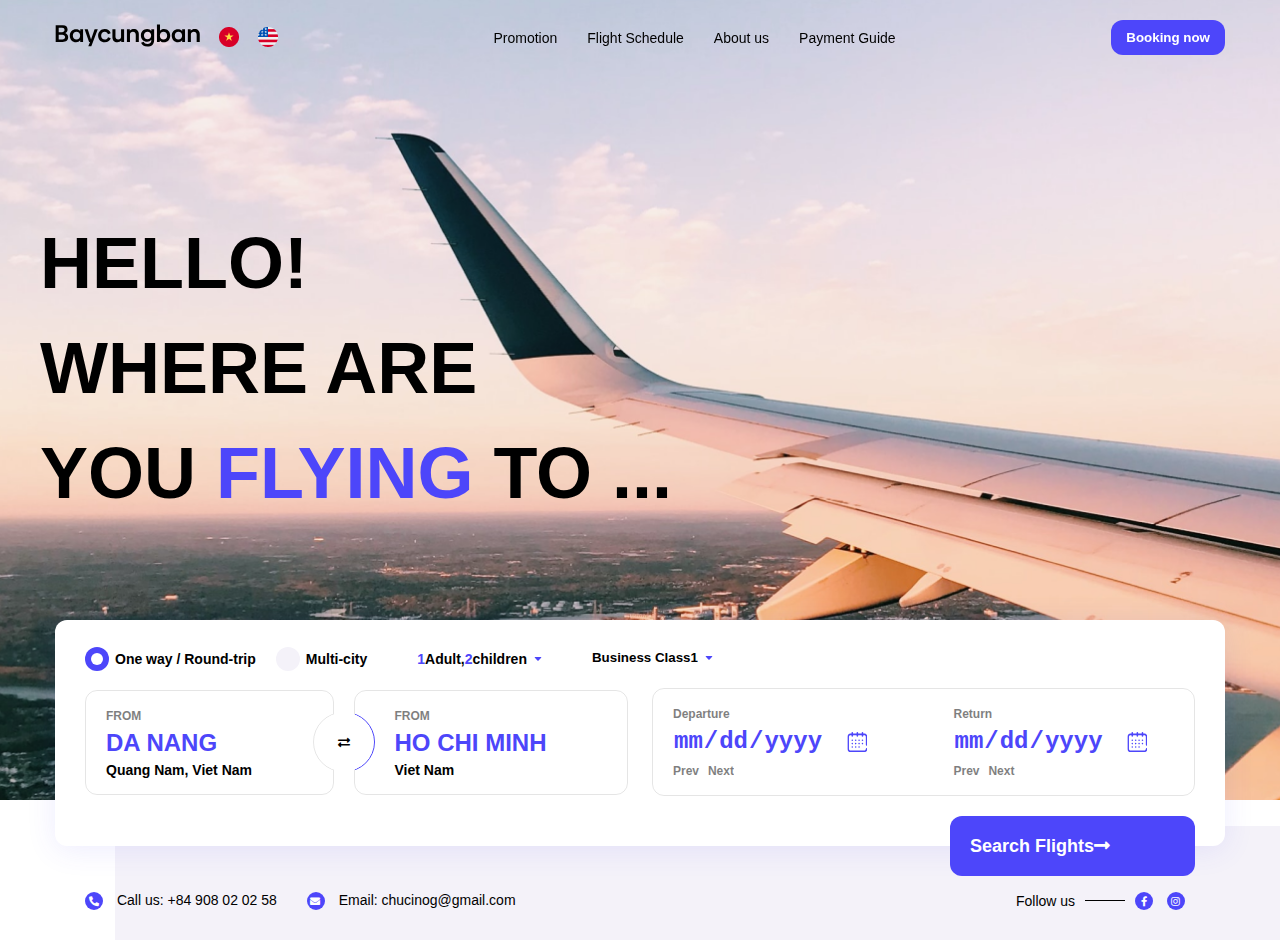
<file: index.html>
<!DOCTYPE html>
<html lang="en">
<head>
    <meta charset="UTF-8">
    <meta http-equiv="X-UA-Compatible" content="IE=edge">
    <meta name="viewport" content="width=device-width, initial-scale=1.0">
    <link rel="stylesheet" href="./assets/scss/style2.css">
    <link rel="stylesheet" type="text/css" href="./assets/fontawasome/css/all.min.css">
    <title>Flight</title>
</head>

<body >

    <div class="section-header">
        <!-- HEADER : START -->
        <header class="menu__content" id="menu">
            <div class="container">
                <nav class="navbar">
                    <div class="navber__logo">
                        <a href="#" class="logo__link">
                            <img class="logo__image" src="./assets/images/header/baycungban.svg" alt="">
                        </a>
                        <a href="#" class="logo__link">
                            <img class="logo__image" src="./assets/images/header/02.png" alt="">
                        </a>
                        <a href="#" class="logo__link">
                            <img class="logo__image" src="./assets/images/header/01.png" alt="">
                        </a>
                    </div>
                    <div class="navbar__collapse">
                        <ul class="navbar__list">
                            <li class="nav-item">
                                <a class="nav-link" href="/promotion.html">Promotion</a>
                            </li>
                            <li class="nav-item">
                                <a class="nav-link active" href="/list.html">Flight Schedule</a>
                            </li>
                            <li class="nav-item">
                                <a class="nav-link" href="/about">About us</a>
                            </li>
                            <li class="nav-item">
                                <a class="nav-link" href="/payment">Payment Guide</a>
                            </li>
                        </ul>
                    </div>
                    <div class="navbar__button">
                        <button class="button__book">Booking now</button>
                    </div>
                    <button class="button__menu">
                        <i class="fas fa-bars"></i>
                    </button>
                </nav>
            </div>
        </header>
        <!-- HEADER : END -->

        <!-- BANNER : START -->
        <section class="section-banner">
            <div class="container h-100">
                <div class="banner__text">
                    <h1 class="banner__title">
                        Hello! <br />
                        Where are <br />
                        you <span>flying</span> to ...
                    </h1>
                </div>
            </div>
        </section>
        <!-- BANNER : END -->
    </div>

    <!-- SEARCH : START -->
    <section class="section-search">
        <div class="container">
            <div class="search__wraper">
                <form action="post" class="search__form" id="search__form">
                    <div class="search__top">
                        <div class="search__select">
                            <label for="one-way__round-trip" class="box__radio">One way / Round-trip
                                <input checked type="radio" id="one-way__round-trip" name="type__ticket" value="one-way__round-trip">
                                <span class="checkmark"></span>
                            </label>
                            <label for="multi-city" class="box__radio">Multi-city
                                <input type="radio" id="multi-city" name="type__ticket" value="multi-city">
                                <span class="checkmark"></span>
                            </label>
                        </div>
                        <div class="search__room">
                            <p><span class="adult"></span>Adult, </p>
                            <p><span class="children"></span>children</p>
                            <div class="room__collapse">
                                <label for="input-adult">Adult</label>
                                <input type="number" id="input-adult" min="0"/>
                                <br />
                                <label for="input-children">Children</label>
                                <input type="number" id="input-children" min="0"/>
                            </div>
                        </div>
                        <select class="search__classification" name="search__classification" id="search__classification" value="2">
                            <option value="1">Business Class</option>
                            <option value="2" selected >Business Class1</option>
                            <option value="3">Business Class2</option>
                        </select>
                    </div>
                    <div class="search__bottom">
                        <div class="row">
                            <div class="col c-12 l-6">
                                <div class="search__position">
                                    <div class="box__position search__from">
                                        <span>FROM</span>
                                        <h2 class="from__title">Da Nang</h2>
                                        <p>Quang Nam, Viet Nam</p>
                                    </div>
                                    <span class="icon-change">
                                        <i class="fas fa-exchange-alt"></i>
                                    </span>
                                    <div class="box__position search__to">
                                        <span>FROM</span>
                                        <h2 class="from__title">Ho Chi Minh</h2>
                                        <p>Viet Nam</p>
                                    </div>
                                </div>
                            </div>
                            <div class="col c-12 l-6">
                                <div class="search__date">
                                    <div class="date search__departure">
                                        <span>Departure</span>
                                        <br />
                                        <input type="date" id="date"  class="form__search-date"/>
                                        <br />
                                        <div class="sear__forward">
                                            <span>Prev</span>
                                            <span>Next</span>
                                        </div>
                                    </div>
                                    <div class="date search__return">
                                        <span>Return</span>
                                        <br />
                                        <input type="date" id="date"  class="form__search-date"/>
                                        <br />
                                        <div class="search__forward">
                                            <span>Prev</span>
                                            <span>Next</span>
                                        </div>
                                    </div>
                                </div>
                            </div>
                        </div>
                    </div>
                    <button id="btn__search" class="btn__search" type="button" >
                        <a href="/list.html">
                            <span>Search Flights</span><i class="fas fa-long-arrow-alt-right"></i>
                        </a>
                    </button>
                </form>
            </div>
        </div>
    </section>
    <!-- SEARCh : END -->

    <!-- FOOTER : START -->
    <section class="section-footer" id="footer">
        <div class="container">
            <div class="footer__wraper">
                <div class="footer__contact">
                    <ul class="contact__list">
                        <li class="contact-item">
                            <span><i class="footer__icon fas fa-phone-alt"></i></span>
                            Call us: +84 908 02 02 58
                        </li>
                        <li class="contact-item">
                            <span><i class="footer__icon fas fa-envelope"></i></span>
                            Email: chucinog@gmail.com
                        </li>
                    </ul>
                </div>
                <div class="footer__social">
                    <ul class="social__list">
                        <li>
                            <span>Follow us</span>
                        </li>
                        <li class="line"></li>
                        <li>
                            <span><i class="footer__icon fab fa-facebook-f"></i></span>
                            <span><i class="footer__icon fab fa-instagram"></i></span>
                        </li>
                    </ul>
                </div>
            </div>
        </div>
    </section>
    <!-- FOOTER : END -->
</body>

<script src="./assets/js/script.js?r=9"></script>

</html>
</file>
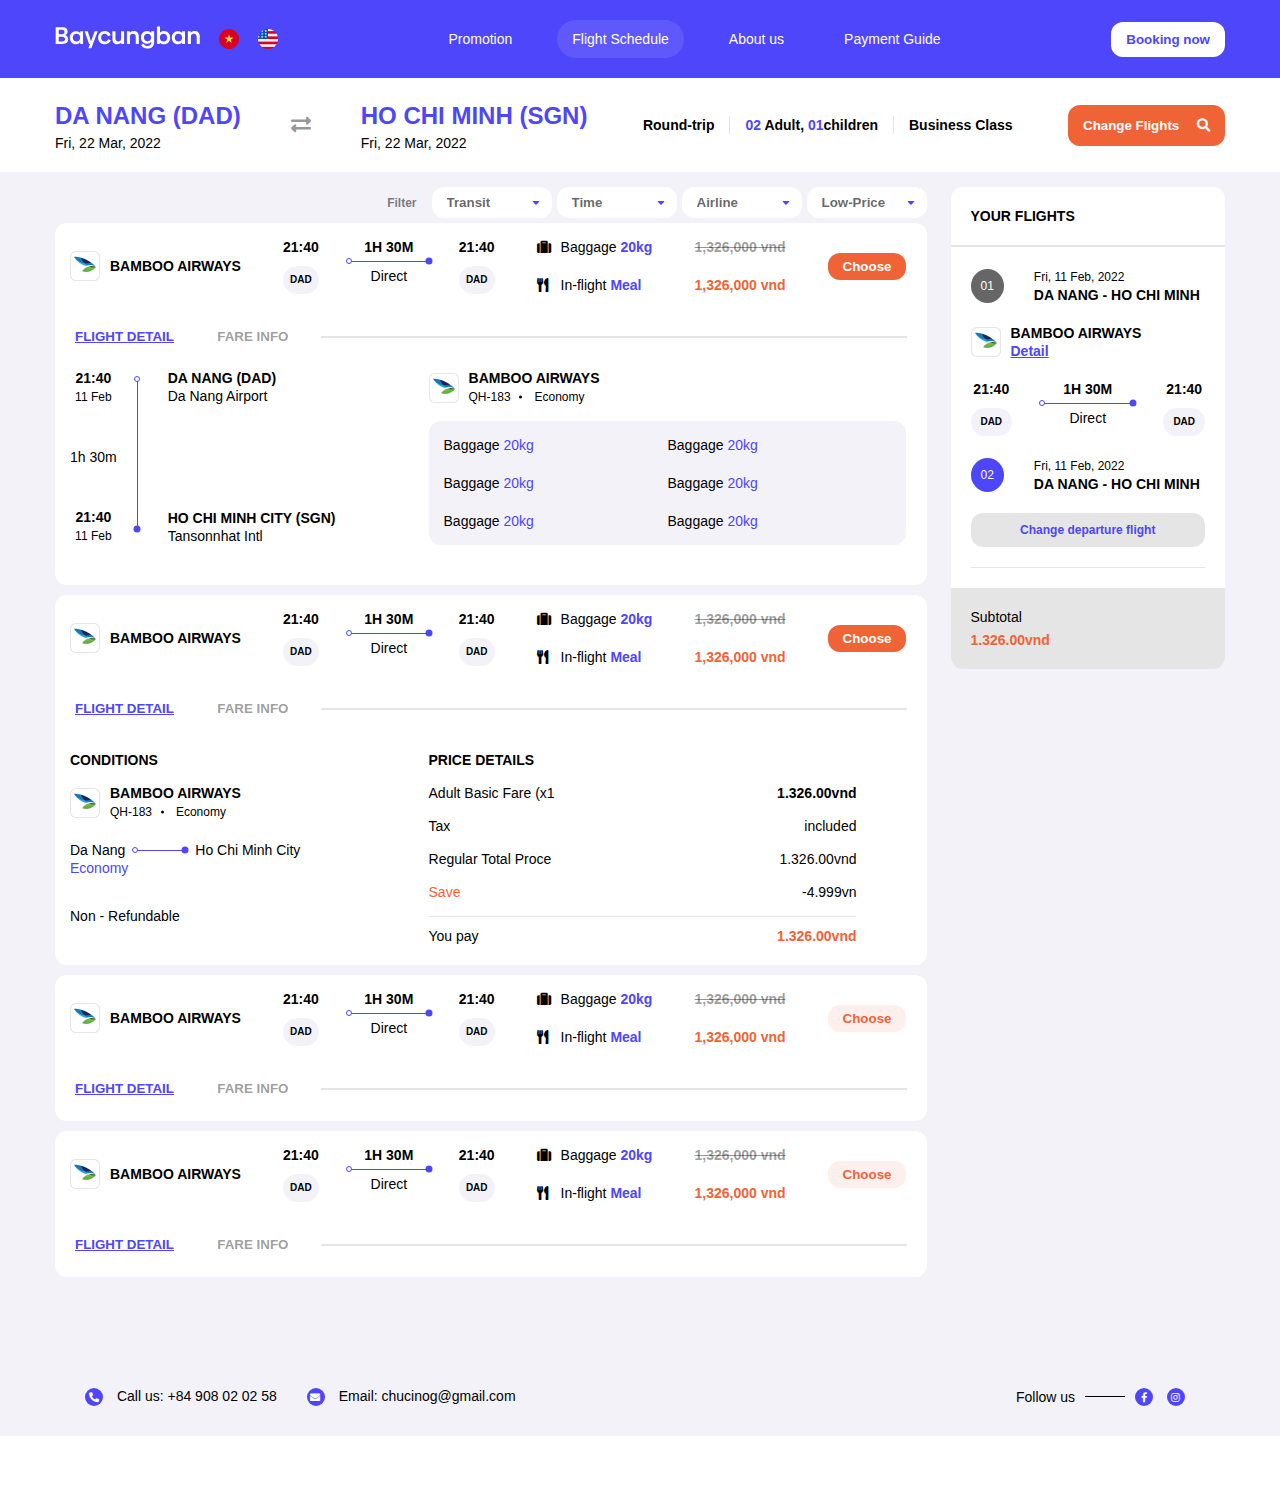
<file: list.html>
<!DOCTYPE html>
<html lang="en">
<head>
    <meta charset="UTF-8">
    <meta http-equiv="X-UA-Compatible" content="IE=edge">
    <meta name="viewport" content="width=device-width, initial-scale=1.0">
    <link rel="stylesheet" href="./assets/scss/style2.css">
    <link rel="stylesheet" type="text/css" href="./assets/fontawasome/css/all.min.css">
    <title>Flight</title>
</head>

<body>

    <div class="section-header page-list">
        <!-- HEADER : START -->
        <header class="menu__content" id="menu">
            <div class="container">
                <nav class="navbar">
                    <div class="navber__logo">
                        <a href="#" class="logo__link">
                            <img class="logo__image" src="./assets/images/header/baycungban2.svg" alt="" />
                        </a>
                        <a href="#" class="logo__link">
                            <img class="logo__image" src="./assets/images/header/02.png" alt="" />
                        </a>
                        <a href="#" class="logo__link">
                            <img class="logo__image" src="./assets/images/header/01.png" alt="" />
                        </a>
                    </div>
                    <div class="navbar__collapse">
                        <ul class="navbar__list">
                            <li class="nav-item">
                                <a class="nav-link" href="/promotion">Promotion</a>
                            </li>
                            <li class="nav-item">
                                <a class="nav-link active" href="/list">Flight Schedule</a>
                            </li>
                            <li class="nav-item">
                                <a class="nav-link" href="/about">About us</a>
                            </li>
                            <li class="nav-item">
                                <a class="nav-link" href="/payment">Payment Guide</a>
                            </li>
                        </ul>
                    </div>
                    <div class="navbar__button">
                        <button class="button__book">Booking now</button>
                    </div>
                    <button class="button__menu">
                        <i class="fas fa-bars"></i>
                    </button>
                </nav>
            </div>
        </header>
        <!-- HEADER : END -->
    </div>

    <!-- SEARCH_PAGE-LIST : START -->
    <section class="section__pl-search">
        <div class="container">
            <div class="pl-search__wraper">
                <div class="pl-search__position">
                    <div class="pl-search-box__position pl-search__from">
                        <h2 class="from__title">Da Nang (DAD)</h2>
                        <p>Fri, 22 Mar, 2022</p>
                    </div>
                    <span class="icon-change">
                        <i class="fas fa-exchange-alt"></i>
                    </span>
                    <div class="pl-search-box__position pl-search__to">
                        <h2 class="from__title">Ho Chi Minh (SGN)</h2>
                        <p>Fri, 22 Mar, 2022</p>
                    </div>
                </div>
                <div class="pl-search__select">
                    <p>Round-trip</p>
                    <p><span>02</span> Adult, <span>01</span>children</p>
                    <p>Business Class</p>
                </div>
                <button type="button" class="pl-search__button">
                    <span>Change Flights</span>
                    <i class="fas fa-search"></i>
                </button>
            </div>
        </div>
    </section>
    <!-- SEARCH_PAGE-LIST : END -->

    <!-- CONTENT : START-->
    <section class="pl__content">
        <div class="container">
            <div class="row">
                <div class="col l-9">
                    <div class="content__main">
                        <div class="control__wraper">
                            <span>Filter</span>
                            <select class="control__select"  name="transit" id="transit">
                                <option value="1">Transit</option>
                                <option value="2">transit 2</option>
                                <option value="3">transit 3</option>
                            </select>
                            <select class="control__select"  name="time" id="time">
                                <option value="1">Time</option>
                                <option value="2">transit 2</option>
                                <option value="3">transit 3</option>
                            </select>
                            <select class="control__select"  name="airline" id="airline">
                                <option value="1">Airline</option>
                                <option value="2">transit 2</option>
                                <option value="3">transit 3</option>
                            </select>
                            <select class="control__select" name="low-price" id="low-price">
                                <option value="1">Low-Price</option>
                                <option value="2">transit 2</option>
                                <option value="3">transit 3</option>
                            </select>
                        </div>
                        <div class="flight__list">
                            <div class="flight flight--1">
                                <div class="flight__top">
                                    <div class="flight__company">
                                        <a href="#" class="company-link">
                                            <img src="./assets/images/flight/01.png" alt="" />
                                            <h3>Bamboo Airways</h3>
                                        </a>
                                    </div>
                                    <div class="flight__time">
                                        <div class="time">
                                            <h4>21:40</h4>
                                            <p>DAD</p>
                                        </div>
                                        <div class="time__duration">
                                            <h4>1h 30m</h4>
                                            <p class="duration-line"></p>
                                            <p>Direct</p>
                                        </div>
                                        <div class="time">
                                            <h4>21:40</h4>
                                            <p>DAD</p>
                                        </div>
                                    </div>
                                    <div class="flight__necessary">
                                        <div class="necessary-baggage">
                                            <i class="fas fa-suitcase"></i>
                                            <span>Baggage <strong>20kg</strong></span>
                                        </div>
                                        <div class="necessary-checkin">
                                            <i class="fas fa-utensils"></i>
                                            <span>In-flight <strong>Meal</strong> </span>
                                        </div>
                                    </div>  
                                    <div class="flight__pricec">
                                        <del>1,326,000 vnd</del>
                                        <ins>1,326,000 vnd</ins>
                                    </div>
                                    <div class="flight__btn-choose">
                                        <button type="button" class="btn-choose active">Choose</button>                
                                    </div>
                                </div>
                                <div class="flight__btn-togger">
                                    <button type="button" id="flight-detail" class="flight-detail btn__detail--1 active">Flight detail</button>
                                    <button type="button" id="flight-info" class="fare-info btn__info--1">Fare info</button>
                                </div>
                                <div class="flight__collapse-detail flight__collapse-detail--1" >
                                    <div class="row">
                                        <div class="col c-12 l-5">
                                            <div class="detail__time">
                                                <div class="time">
                                                    <div class="time__from">
                                                        <h3 class="from__title">21:40</h3>
                                                        <span class="from__date">11 Feb</span>
                                                    </div>
                                                    <div class="duration">1h 30m</div>
                                                    <div class="block">
                                                        <h3 class="from__title">21:40</h3>
                                                        <span class="from__date">11 Feb</span>
                                                    </div>
                                                </div>
                                                <div class="duration__line-straight"></div>
                                                <div class="detail__position">
                                                    <div class="position__block">
                                                        <h3 class="position-titile">Da nang (DAD)</h3>
                                                        <span>Da Nang Airport</span>
                                                    </div>
                                                    <div class="position__block">
                                                        <h3 class="position-titile">Ho Chi Minh City (SGN)</h3>
                                                        <span>Tansonnhat Intl</span>
                                                    </div>
                                                </div>
                                            </div>
                                        </div>
                                        <div class="col c-12 l-7">
                                            <div class="flight__company">
                                                <div class="block__company">
                                                    <img class="company__image" src="./assets/images/flight/01.png" alt="" />
                                                    <div class="company__text">
                                                        <a href="#" class="text-link">
                                                            <h3>Bamboo Airways</h3>
                                                        </a>
                                                        <div class="text-sub">
                                                            <span>QH-183</span>
                                                            <span>Economy</span>
                                                        </div>
                                                    </div>    
                                                </div>
                                            </div>
                                            <div class="detail__necessary">
                                                <ul class="necessary__list">
                                                    <li class="necessary-item">Baggage <span>20kg</span></li>
                                                    <li class="necessary-item">Baggage <span>20kg</span></li>
                                                    <li class="necessary-item">Baggage <span>20kg</span></li>
                                                    <li class="necessary-item">Baggage <span>20kg</span></li>
                                                    <li class="necessary-item">Baggage <span>20kg</span></li>
                                                    <li class="necessary-item">Baggage <span>20kg</span></li>
                                                </ul>
                                            </div>
                                        </div>
                                    </div>
                                </div>
                                <div class="flight__collapse-info flight__collapse-info--1" hidden>
                                    <div class="row">
                                        <div class="col c-12 l-5">
                                            <div class="detail__conditions">
                                                <h2 class="detail__title title">Conditions</h2>
                                                <div class="flight__company">
                                                    <div class="block__company">
                                                        <img class="company__image" src="./assets/images/flight/01.png" alt="" />
                                                        <div class="company__text">
                                                            <a href="#" class="text-link">
                                                                <h3>Bamboo Airways</h3>
                                                            </a>
                                                            <div class="text-sub">
                                                                <span>QH-183</span>
                                                                <span>Economy</span>
                                                            </div>
                                                        </div>    
                                                    </div>
                                                </div>
                                                <div class="conditions__position">
                                                    <div>
                                                      <p>Da Nang</p>
                                                    </div>
                                                    <div class="line"></div>
                                                    <p>Ho Chi Minh City</p>
                                                </div>
                                                <span class="economy">Economy</span>
                                                <p class="non">Non - Refundable</p>
                                            </div>
                                        </div>
                                        <div class="col c-12 l-7">
                                            <div class="detail__price">
                                                <h2 class="price__title title">price details</h2>
                                                <ul class="price__list">
                                                    <li class="price-item">
                                                        <p>Adult Basic Fare (x<span>1</span)></p>
                                                        <strong>1.326.00vnd</strong>
                                                    </li>
                                                    <li class="price-item">
                                                        <p>Tax</p>
                                                        <p>included</p>
                                                    </li>
                                                    <li class="price-item">
                                                        <p>Regular Total Proce</p>
                                                        <p>1.326.00vnd</p>
                                                    </li>
                                                    <li class="price-item">
                                                        <p class="save">Save</p>
                                                        <p>-4.999vn</p>
                                                    </li>
                                                    <li class="price-item you-pay">
                                                        <p>You pay</p>
                                                        <p class="price-pay">1.326.00vnd</p>
                                                    </li>
                                                </ul>
                                            </div>
                                        </div>
                                    </div>
                                </div>
                            </div>
                            <div class="flight flight--2">
                                <div class="flight__top">
                                    <div class="flight__company">
                                        <a href="#" class="company-link">
                                            <img src="./assets/images/flight/01.png" alt="" />
                                            <h3>Bamboo Airways</h3>
                                        </a>
                                    </div>
                                    <div class="flight__time">
                                        <div class="time">
                                            <h4>21:40</h4>
                                            <p>DAD</p>
                                        </div>
                                        <div class="time__duration">
                                            <h4>1h 30m</h4>
                                            <p class="duration-line"></p>
                                            <p>Direct</p>
                                        </div>
                                        <div class="time">
                                            <h4>21:40</h4>
                                            <p>DAD</p>
                                        </div>
                                    </div>
                                    <div class="flight__necessary">
                                        <div class="necessary-baggage">
                                            <i class="fas fa-suitcase"></i>
                                            <span>Baggage <strong>20kg</strong></span>
                                        </div>
                                        <div class="necessary-checkin">
                                            <i class="fas fa-utensils"></i>
                                            <span>In-flight <strong>Meal</strong> </span>
                                        </div>
                                    </div>  
                                    <div class="flight__pricec">
                                        <del>1,326,000 vnd</del>
                                        <ins>1,326,000 vnd</ins>
                                    </div>
                                    <div class="flight__btn-choose">
                                        <button type="button" class="btn-choose active">Choose</button>                
                                    </div>
                                </div>
                                <div class="flight__btn-togger">
                                    <button type="button" id="flight-detail" class="flight-detail btn__detail--2 active">Flight detail</button>
                                    <button type="button" id="flight-info" class="fare-info btn__info--2">Fare info</button>
                                </div>
                                <div class="flight__collapse-detail flight__collapse-detail--2" hidden>
                                    <div class="row">
                                        <div class="col c-12 l-5">
                                            <div class="detail__time">
                                                <div class="time">
                                                    <div class="time__from">
                                                        <h3 class="from__title">21:40</h3>
                                                        <span class="from__date">11 Feb</span>
                                                    </div>
                                                    <div class="duration">1h 30m</div>
                                                    <div class="block">
                                                        <h3 class="from__title">21:40</h3>
                                                        <span class="from__date">11 Feb</span>
                                                    </div>
                                                </div>
                                                <div class="duration__line-straight"></div>
                                                <div class="detail__position">
                                                    <div class="position__block">
                                                        <h3 class="position-titile">Da nang (DAD)</h3>
                                                        <span>Da Nang Airport</span>
                                                    </div>
                                                    <div class="position__block">
                                                        <h3 class="position-titile">Ho Chi Minh City (SGN)</h3>
                                                        <span>Tansonnhat Intl</span>
                                                    </div>
                                                </div>
                                            </div>
                                        </div>
                                        <div class="col c-12 l-7">
                                            <div class="flight__company">
                                                <div class="block__company">
                                                    <img class="company__image" src="./assets/images/flight/01.png" alt="" />
                                                    <div class="company__text">
                                                        <a href="#" class="text-link">
                                                            <h3>Bamboo Airways</h3>
                                                        </a>
                                                        <div class="text-sub">
                                                            <span>QH-183</span>
                                                            <span>Economy</span>
                                                        </div>
                                                    </div>    
                                                </div>
                                            </div>
                                            <div class="detail__necessary">
                                                <ul class="necessary__list">
                                                    <li class="necessary-item">Baggage <span>20kg</span></li>
                                                    <li class="necessary-item">Baggage <span>20kg</span></li>
                                                    <li class="necessary-item">Baggage <span>20kg</span></li>
                                                    <li class="necessary-item">Baggage <span>20kg</span></li>
                                                    <li class="necessary-item">Baggage <span>20kg</span></li>
                                                    <li class="necessary-item">Baggage <span>20kg</span></li>
                                                </ul>
                                            </div>
                                        </div>
                                    </div>
                                </div>
                                <div class="flight__collapse-info flight__collapse-info--2">
                                    <div class="row">
                                        <div class="col c-12 l-5">
                                            <div class="detail__conditions">
                                                <h2 class="detail__title title">Conditions</h2>
                                                <div class="flight__company">
                                                    <div class="block__company">
                                                        <img class="company__image" src="./assets/images/flight/01.png" alt="" />
                                                        <div class="company__text">
                                                            <a href="#" class="text-link">
                                                                <h3>Bamboo Airways</h3>
                                                            </a>
                                                            <div class="text-sub">
                                                                <span>QH-183</span>
                                                                <span>Economy</span>
                                                            </div>
                                                        </div>    
                                                    </div>
                                                </div>
                                                <div class="conditions__position">
                                                    <div>
                                                      <p>Da Nang</p>
                                                    </div>
                                                    <div class="line"></div>
                                                    <p>Ho Chi Minh City</p>
                                                </div>
                                                <span class="economy">Economy</span>
                                                <p class="non">Non - Refundable</p>
                                            </div>
                                        </div>
                                        <div class="col c-12 l-7">
                                            <div class="detail__price">
                                                <h2 class="price__title title">price details</h2>
                                                <ul class="price__list">
                                                    <li class="price-item">
                                                        <p>Adult Basic Fare (x<span>1</span)></p>
                                                        <strong>1.326.00vnd</strong>
                                                    </li>
                                                    <li class="price-item">
                                                        <p>Tax</p>
                                                        <p>included</p>
                                                    </li>
                                                    <li class="price-item">
                                                        <p>Regular Total Proce</p>
                                                        <p>1.326.00vnd</p>
                                                    </li>
                                                    <li class="price-item">
                                                        <p class="save">Save</p>
                                                        <p>-4.999vn</p>
                                                    </li>
                                                    <li class="price-item you-pay">
                                                        <p>You pay</p>
                                                        <p class="price-pay">1.326.00vnd</p>
                                                    </li>
                                                </ul>
                                            </div>
                                        </div>
                                    </div>
                                </div>
                            </div>
                            <div class="flight flight--3">
                                <div class="flight__top">
                                    <div class="flight__company">
                                        <a href="#" class="company-link">
                                            <img src="./assets/images/flight/01.png" alt="" />
                                            <h3>Bamboo Airways</h3>
                                        </a>
                                    </div>
                                    <div class="flight__time">
                                        <div class="time">
                                            <h4>21:40</h4>
                                            <p>DAD</p>
                                        </div>
                                        <div class="time__duration">
                                            <h4>1h 30m</h4>
                                            <p class="duration-line"></p>
                                            <p>Direct</p>
                                        </div>
                                        <div class="time">
                                            <h4>21:40</h4>
                                            <p>DAD</p>
                                        </div>
                                    </div>
                                    <div class="flight__necessary">
                                        <div class="necessary-baggage">
                                            <i class="fas fa-suitcase"></i>
                                            <span>Baggage <strong>20kg</strong></span>
                                        </div>
                                        <div class="necessary-checkin">
                                            <i class="fas fa-utensils"></i>
                                            <span>In-flight <strong>Meal</strong> </span>
                                        </div>
                                    </div>  
                                    <div class="flight__pricec">
                                        <del>1,326,000 vnd</del>
                                        <ins>1,326,000 vnd</ins>
                                    </div>
                                    <div class="flight__btn-choose">
                                        <button type="button" class="btn-choose">Choose</button>                
                                    </div>
                                </div>
                                <div class="flight__btn-togger">
                                    <button type="button" id="flight-detail" class="flight-detail btn__detail--3 active">Flight detail</button>
                                    <button type="button" id="flight-info" class="fare-info btn__info--3">Fare info</button>
                                </div>
                                <div class="flight__collapse-detail flight__collapse-detail--3" hidden>
                                    <div class="row">
                                        <div class="col c-12 l-5">
                                            <div class="detail__time">
                                                <div class="time">
                                                    <div class="time__from">
                                                        <h3 class="from__title">21:40</h3>
                                                        <span class="from__date">11 Feb</span>
                                                    </div>
                                                    <div class="duration">1h 30m</div>
                                                    <div class="block">
                                                        <h3 class="from__title">21:40</h3>
                                                        <span class="from__date">11 Feb</span>
                                                    </div>
                                                </div>
                                                <div class="duration__line-straight"></div>
                                                <div class="detail__position">
                                                    <div class="position__block">
                                                        <h3 class="position-titile">Da nang (DAD)</h3>
                                                        <span>Da Nang Airport</span>
                                                    </div>
                                                    <div class="position__block">
                                                        <h3 class="position-titile">Ho Chi Minh City (SGN)</h3>
                                                        <span>Tansonnhat Intl</span>
                                                    </div>
                                                </div>
                                            </div>
                                        </div>
                                        <div class="col c-12 l-7">
                                            <div class="flight__company">
                                                <div class="block__company">
                                                    <img class="company__image" src="./assets/images/flight/01.png" alt="" />
                                                    <div class="company__text">
                                                        <a href="#" class="text-link">
                                                            <h3>Bamboo Airways</h3>
                                                        </a>
                                                        <div class="text-sub">
                                                            <span>QH-183</span>
                                                            <span>Economy</span>
                                                        </div>
                                                    </div>    
                                                </div>
                                            </div>
                                            <div class="detail__necessary">
                                                <ul class="necessary__list">
                                                    <li class="necessary-item">Baggage <span>20kg</span></li>
                                                    <li class="necessary-item">Baggage <span>20kg</span></li>
                                                    <li class="necessary-item">Baggage <span>20kg</span></li>
                                                    <li class="necessary-item">Baggage <span>20kg</span></li>
                                                    <li class="necessary-item">Baggage <span>20kg</span></li>
                                                    <li class="necessary-item">Baggage <span>20kg</span></li>
                                                </ul>
                                            </div>
                                        </div>
                                    </div>
                                </div>
                                <div class="flight__collapse-info flight__collapse-info--3" hidden>
                                    <div class="row">
                                        <div class="col c-12 l-5">
                                            <div class="detail__conditions">
                                                <h2 class="detail__title title">Conditions</h2>
                                                <div class="flight__company">
                                                    <div class="block__company">
                                                        <img class="company__image" src="./assets/images/flight/01.png" alt="" />
                                                        <div class="company__text">
                                                            <a href="#" class="text-link">
                                                                <h3>Bamboo Airways</h3>
                                                            </a>
                                                            <div class="text-sub">
                                                                <span>QH-183</span>
                                                                <span>Economy</span>
                                                            </div>
                                                        </div>    
                                                    </div>
                                                </div>
                                                <div class="conditions__position">
                                                    <div>
                                                      <p>Da Nang</p>
                                                    </div>
                                                    <div class="line"></div>
                                                    <p>Ho Chi Minh City</p>
                                                </div>
                                                <span class="economy">Economy</span>
                                                <p class="non">Non - Refundable</p>
                                            </div>
                                        </div>
                                        <div class="col c-12 l-7">
                                            <div class="detail__price">
                                                <h2 class="price__title title">price details</h2>
                                                <ul class="price__list">
                                                    <li class="price-item">
                                                        <p>Adult Basic Fare (x<span>1</span)></p>
                                                        <strong>1.326.00vnd</strong>
                                                    </li>
                                                    <li class="price-item">
                                                        <p>Tax</p>
                                                        <p>included</p>
                                                    </li>
                                                    <li class="price-item">
                                                        <p>Regular Total Proce</p>
                                                        <p>1.326.00vnd</p>
                                                    </li>
                                                    <li class="price-item">
                                                        <p class="save">Save</p>
                                                        <p>-4.999vn</p>
                                                    </li>
                                                    <li class="price-item you-pay">
                                                        <p>You pay</p>
                                                        <p class="price-pay">1.326.00vnd</p>
                                                    </li>
                                                </ul>
                                            </div>
                                        </div>
                                    </div>
                                </div>
                            </div>
                            <div class="flight flight--4">
                                <div class="flight__top">
                                    <div class="flight__company">
                                        <a href="#" class="company-link">
                                            <img src="./assets/images/flight/01.png" alt="" />
                                            <h3>Bamboo Airways</h3>
                                        </a>
                                    </div>
                                    <div class="flight__time">
                                        <div class="time">
                                            <h4>21:40</h4>
                                            <p>DAD</p>
                                        </div>
                                        <div class="time__duration">
                                            <h4>1h 30m</h4>
                                            <p class="duration-line"></p>
                                            <p>Direct</p>
                                        </div>
                                        <div class="time">
                                            <h4>21:40</h4>
                                            <p>DAD</p>
                                        </div>
                                    </div>
                                    <div class="flight__necessary">
                                        <div class="necessary-baggage">
                                            <i class="fas fa-suitcase"></i>
                                            <span>Baggage <strong>20kg</strong></span>
                                        </div>
                                        <div class="necessary-checkin">
                                            <i class="fas fa-utensils"></i>
                                            <span>In-flight <strong>Meal</strong> </span>
                                        </div>
                                    </div>  
                                    <div class="flight__pricec">
                                        <del>1,326,000 vnd</del>
                                        <ins>1,326,000 vnd</ins>
                                    </div>
                                    <div class="flight__btn-choose">
                                        <button type="button" class="btn-choose">Choose</button>                
                                    </div>
                                </div>
                                <div class="flight__btn-togger">
                                    <button type="button" id="flight-detail" class="flight-detail btn__detail--4 active">Flight detail</button>
                                    <button type="button" id="flight-info" class="fare-info btn__info--4">Fare info</button>
                                </div>
                                <div class="flight__collapse-detail flight__collapse-detail--4" hidden>
                                    <div class="row">
                                        <div class="col c-12 l-5">
                                            <div class="detail__time">
                                                <div class="time">
                                                    <div class="time__from">
                                                        <h3 class="from__title">21:40</h3>
                                                        <span class="from__date">11 Feb</span>
                                                    </div>
                                                    <div class="duration">1h 30m</div>
                                                    <div class="block">
                                                        <h3 class="from__title">21:40</h3>
                                                        <span class="from__date">11 Feb</span>
                                                    </div>
                                                </div>
                                                <div class="duration__line-straight"></div>
                                                <div class="detail__position">
                                                    <div class="position__block">
                                                        <h3 class="position-titile">Da nang (DAD)</h3>
                                                        <span>Da Nang Airport</span>
                                                    </div>
                                                    <div class="position__block">
                                                        <h3 class="position-titile">Ho Chi Minh City (SGN)</h3>
                                                        <span>Tansonnhat Intl</span>
                                                    </div>
                                                </div>
                                            </div>
                                        </div>
                                        <div class="col c-12 l-7">
                                            <div class="flight__company">
                                                <div class="block__company">
                                                    <img class="company__image" src="./assets/images/flight/01.png" alt="" />
                                                    <div class="company__text">
                                                        <a href="#" class="text-link">
                                                            <h3>Bamboo Airways</h3>
                                                        </a>
                                                        <div class="text-sub">
                                                            <span>QH-183</span>
                                                            <span>Economy</span>
                                                        </div>
                                                    </div>    
                                                </div>
                                            </div>
                                            <div class="detail__necessary">
                                                <ul class="necessary__list">
                                                    <li class="necessary-item">Baggage <span>20kg</span></li>
                                                    <li class="necessary-item">Baggage <span>20kg</span></li>
                                                    <li class="necessary-item">Baggage <span>20kg</span></li>
                                                    <li class="necessary-item">Baggage <span>20kg</span></li>
                                                    <li class="necessary-item">Baggage <span>20kg</span></li>
                                                    <li class="necessary-item">Baggage <span>20kg</span></li>
                                                </ul>
                                            </div>
                                        </div>
                                    </div>
                                </div>
                                <div class="flight__collapse-info flight__collapse-info--4" hidden>
                                    <div class="row">
                                        <div class="col c-12 l-5">
                                            <div class="detail__conditions">
                                                <h2 class="detail__title title">Conditions</h2>
                                                <div class="flight__company">
                                                    <div class="block__company">
                                                        <img class="company__image" src="./assets/images/flight/01.png" alt="" />
                                                        <div class="company__text">
                                                            <a href="#" class="text-link">
                                                                <h3>Bamboo Airways</h3>
                                                            </a>
                                                            <div class="text-sub">
                                                                <span>QH-183</span>
                                                                <span>Economy</span>
                                                            </div>
                                                        </div>    
                                                    </div>
                                                </div>
                                                <div class="conditions__position">
                                                    <div>
                                                      <p>Da Nang</p>
                                                    </div>
                                                    <div class="line"></div>
                                                    <p>Ho Chi Minh City</p>
                                                </div>
                                                <span class="economy">Economy</span>
                                                <p class="non">Non - Refundable</p>
                                            </div>
                                        </div>
                                        <div class="col c-12 l-7">
                                            <div class="detail__price">
                                                <h2 class="price__title title">price details</h2>
                                                <ul class="price__list">
                                                    <li class="price-item">
                                                        <p>Adult Basic Fare (x<span>1</span)></p>
                                                        <strong>1.326.00vnd</strong>
                                                    </li>
                                                    <li class="price-item">
                                                        <p>Tax</p>
                                                        <p>included</p>
                                                    </li>
                                                    <li class="price-item">
                                                        <p>Regular Total Proce</p>
                                                        <p>1.326.00vnd</p>
                                                    </li>
                                                    <li class="price-item">
                                                        <p class="save">Save</p>
                                                        <p>-4.999vn</p>
                                                    </li>
                                                    <li class="price-item you-pay">
                                                        <p>You pay</p>
                                                        <p class="price-pay">1.326.00vnd</p>
                                                    </li>
                                                </ul>
                                            </div>
                                        </div>
                                    </div>
                                </div>
                            </div>
                        </div>
                    </div>
                </div>
                <div class="col c-0 l-3">
                    <div class="sidebar">
                        <h2 class="sidebar__title">your flights</h2>
                        <div class="sidebar__content">
                            <div class="block__company">
                                <div class="company__image">
                                    <span class="bg-gray">01</span>
                                </div>
                                <div class="company__text">
                                    <span>Fri, 11 Feb, 2022</span>
                                    <div class="text-sub">
                                        <h2>Da Nang - Ho Chi Minh</h2>
                                    </div>
                                </div>    
                            </div>
                            <div class="block__company">
                                <img class="company__image" src="./assets/images/flight/01.png" alt="" />
                                <div class="company__text">
                                    <a href="#" class="text-link">
                                        <h3>Bamboo Airways</h3>
                                    </a>
                                    <div class="text-sub">
                                        <a href="#" class="detail">Detail</a>
                                    </div>
                                </div>    
                            </div>
                            <div class="flight__time">
                                <div class="time">
                                    <h4>21:40</h4>
                                    <p>DAD</p>
                                </div>
                                <div class="time__duration">
                                    <h4>1h 30m</h4>
                                    <p class="duration-line"></p>
                                    <p>Direct</p>
                                </div>
                                <div class="time">
                                    <h4>21:40</h4>
                                    <p>DAD</p>
                                </div>
                            </div>
                            <div class="block__company">
                                <div class="company__image">
                                    <span class="bg-blue">02</span>
                                </div>
                                <div class="company__text">
                                    <span>Fri, 11 Feb, 2022</span>
                                    <div class="text-sub">
                                        <h2>Da Nang - Ho Chi Minh</h2>
                                    </div>
                                </div>    
                            </div>
                            <div class="sidebar__btn">
                                <button type="button" class="btn__change">Change departure flight</button>
                            </div>
                        </div>
                        <div class="sidebar__total">
                            <p>Subtotal</p>
                            <span class="price-pay">1.326.00vnd</span>
                        </div>
                    </div>
                </div>
            </div>
        </div>
    </section>
    <!-- CONTENT : END -->

    <!-- FOOTER : START -->
    <section class="section-footer pl__content" id="footer">
        <div class="container">
            <div class="footer__wraper">
                <div class="footer__contact">
                    <ul class="contact__list">
                        <li class="contact-item">
                            <span><i class="footer__icon fas fa-phone-alt"></i></span>
                            Call us: +84 908 02 02 58
                        </li>
                        <li class="contact-item">
                            <span><i class="footer__icon fas fa-envelope"></i></span>
                            Email: chucinog@gmail.com
                        </li>
                    </ul>
                </div>
                <div class="footer__social">
                    <ul class="social__list">
                        <li>
                            <span>Follow us</span>
                        </li>
                        <li class="line"></li>
                        <li>
                            <span><i class="footer__icon fab fa-facebook-f"></i></span>
                            <span><i class="footer__icon fab fa-instagram"></i></span>
                        </li>
                    </ul>
                </div>
            </div>
        </div>
    </section>
    <!-- FOOTER : END -->
</body>

<script src="./assets/js/list.js?r=9"></script>

</html>
</file>
<file: assets/scss/style2.css>
.order-1 {
  order: 1; }

.order-2 {
  order: 2; }

.order-3 {
  order: 3; }

.order-4 {
  order: 4; }

.order-5 {
  order: 5; }

.order-5 {
  order: 5; }

.grid {
  width: 100%;
  display: block;
  padding: 0; }

.container {
  max-width: 1200px;
  margin: 0 auto;
  padding: 0 1.5rem; }

.row {
  display: flex;
  flex-wrap: wrap;
  margin-left: -4px;
  margin-right: -4px; }

.row.no-gutters {
  margin-left: 0;
  margin-right: 0; }

.col {
  padding-left: 4px;
  padding-right: 4px; }

.row.no-gutters .col {
  padding-left: 0;
  padding-right: 0; }

.c-0 {
  display: none; }

.c-1 {
  flex: 0 0 8.33333%;
  max-width: 8.33333%; }

.c-2 {
  flex: 0 0 16.66667%;
  max-width: 16.66667%; }

.c-3 {
  flex: 0 0 25%;
  max-width: 25%; }

.c-4 {
  flex: 0 0 33.33333%;
  max-width: 33.33333%; }

.c-5 {
  flex: 0 0 41.66667%;
  max-width: 41.66667%; }

.c-6 {
  flex: 0 0 50%;
  max-width: 50%; }

.c-7 {
  flex: 0 0 58.33333%;
  max-width: 58.33333%; }

.c-8 {
  flex: 0 0 66.66667%;
  max-width: 66.66667%; }

.c-9 {
  flex: 0 0 75%;
  max-width: 75%; }

.c-10 {
  flex: 0 0 83.33333%;
  max-width: 83.33333%; }

.c-11 {
  flex: 0 0 91.66667%;
  max-width: 91.66667%; }

.c-12 {
  flex: 0 0 100%;
  max-width: 100%; }

.c-o-1 {
  margin-left: 8.33333%; }

.c-o-2 {
  margin-left: 16.66667%; }

.c-o-3 {
  margin-left: 25%; }

.c-o-4 {
  margin-left: 33.33333%; }

.c-o-5 {
  margin-left: 41.66667%; }

.c-o-6 {
  margin-left: 50%; }

.c-o-7 {
  margin-left: 58.33333%; }

.c-o-8 {
  margin-left: 66.66667%; }

.c-o-9 {
  margin-left: 75%; }

.c-o-10 {
  margin-left: 83.33333%; }

.c-o-11 {
  margin-left: 91.66667%; }

/* >= Tablet */
@media (min-width: 740px) {
  .row {
    margin-left: -8px;
    margin-right: -8px; }

  .col {
    padding-left: 8px;
    padding-right: 8px; }

  .m-0 {
    display: none; }

  .m-1,
  .m-2,
  .m-3,
  .m-4,
  .m-5,
  .m-6,
  .m-7,
  .m-8,
  .m-9,
  .m-10,
  .m-11,
  .m-12 {
    display: block; }

  .m-1 {
    flex: 0 0 8.33333%;
    max-width: 8.33333%; }

  .m-2 {
    flex: 0 0 16.66667%;
    max-width: 16.66667%; }

  .m-3 {
    flex: 0 0 25%;
    max-width: 25%; }

  .m-4 {
    flex: 0 0 33.33333%;
    max-width: 33.33333%; }

  .m-5 {
    flex: 0 0 41.66667%;
    max-width: 41.66667%; }

  .m-6 {
    flex: 0 0 50%;
    max-width: 50%; }

  .m-7 {
    flex: 0 0 58.33333%;
    max-width: 58.33333%; }

  .m-8 {
    flex: 0 0 66.66667%;
    max-width: 66.66667%; }

  .m-9 {
    flex: 0 0 75%;
    max-width: 75%; }

  .m-10 {
    flex: 0 0 83.33333%;
    max-width: 83.33333%; }

  .m-11 {
    flex: 0 0 91.66667%;
    max-width: 91.66667%; }

  .m-12 {
    flex: 0 0 100%;
    max-width: 100%; }

  .m-o-1 {
    margin-left: 8.33333%; }

  .m-o-2 {
    margin-left: 16.66667%; }

  .m-o-3 {
    margin-left: 25%; }

  .m-o-4 {
    margin-left: 33.33333%; }

  .m-o-5 {
    margin-left: 41.66667%; }

  .m-o-6 {
    margin-left: 50%; }

  .m-o-7 {
    margin-left: 58.33333%; }

  .m-o-8 {
    margin-left: 66.66667%; }

  .m-o-9 {
    margin-left: 75%; }

  .m-o-10 {
    margin-left: 83.33333%; }

  .m-o-11 {
    margin-left: 91.66667%; } }
/* PC medium resolution > */
@media (min-width: 1113px) {
  .row {
    margin-left: -12px;
    margin-right: -12px; }

  .row.sm-gutter {
    margin-left: -5px;
    margin-right: -5px; }

  .col {
    padding-left: 12px;
    padding-right: 12px; }

  .row.sm-gutter .col {
    padding-left: 5px;
    padding-right: 5px; }

  .l-0 {
    display: none; }

  .l-1,
  .l-2,
  .l-2-4,
  .l-3,
  .l-4,
  .l-5,
  .l-6,
  .l-7,
  .l-8,
  .l-9,
  .l-10,
  .l-11,
  .l-12 {
    display: block; }

  .l-1 {
    flex: 0 0 8.33333%;
    max-width: 8.33333%; }

  .l-2 {
    flex: 0 0 16.66667%;
    max-width: 16.66667%; }

  .l-2-4 {
    flex: 0 0 20%;
    max-width: 20%; }

  .l-3 {
    flex: 0 0 25%;
    max-width: 25%; }

  .l-4 {
    flex: 0 0 33.33333%;
    max-width: 33.33333%; }

  .l-5 {
    flex: 0 0 41.66667%;
    max-width: 41.66667%; }

  .l-6 {
    flex: 0 0 50%;
    max-width: 50%; }

  .l-7 {
    flex: 0 0 58.33333%;
    max-width: 58.33333%; }

  .l-8 {
    flex: 0 0 66.66667%;
    max-width: 66.66667%; }

  .l-9 {
    flex: 0 0 75%;
    max-width: 75%; }

  .l-10 {
    flex: 0 0 83.33333%;
    max-width: 83.33333%; }

  .l-11 {
    flex: 0 0 91.66667%;
    max-width: 91.66667%; }

  .l-12 {
    flex: 0 0 100%;
    max-width: 100%; }

  .l-o-1 {
    margin-left: 8.33333%; }

  .l-o-2 {
    margin-left: 16.66667%; }

  .l-o-3 {
    margin-left: 25%; }

  .l-o-4 {
    margin-left: 33.33333%; }

  .l-o-5 {
    margin-left: 41.66667%; }

  .l-o-6 {
    margin-left: 50%; }

  .l-o-7 {
    margin-left: 58.33333%; }

  .l-o-8 {
    margin-left: 66.66667%; }

  .l-o-9 {
    margin-left: 75%; }

  .l-o-10 {
    margin-left: 83.33333%; }

  .l-o-11 {
    margin-left: 91.66667%; } }
/* Tablet - PC low resolution */
@media (min-width: 740px) and (max-width: 1023px) {
  .container {
    width: 644px; } }
/* > PC low resolution */
@media (min-width: 1024px) and (max-width: 1239px) {
  .container {
    width: 984px; }

  .container .row {
    margin-left: -12px;
    margin-right: -12px; }

  .container .row.sm-gutter {
    margin-left: -5px;
    margin-right: -5px; }

  .container .col {
    padding-left: 12px;
    padding-right: 12px; }

  .container .row.sm-gutter .col {
    padding-left: 5px;
    padding-right: 5px; }

  .container .l-0 {
    display: none; }

  .container .l-1,
  .container .l-2,
  .container .l-2-4,
  .container .l-3,
  .container .l-4,
  .container .l-5,
  .container .l-6,
  .container .l-7,
  .container .l-8,
  .container .l-9,
  .container .l-10,
  .container .l-11,
  .container .l-12 {
    display: block; }

  .container .l-1 {
    flex: 0 0 8.33333%;
    max-width: 8.33333%; }

  .container .l-2 {
    flex: 0 0 16.66667%;
    max-width: 16.66667%; }

  .container .l-2-4 {
    flex: 0 0 20%;
    max-width: 20%; }

  .container .l-3 {
    flex: 0 0 25%;
    max-width: 25%; }

  .container .l-4 {
    flex: 0 0 33.33333%;
    max-width: 33.33333%; }

  .container .l-5 {
    flex: 0 0 41.66667%;
    max-width: 41.66667%; }

  .container .l-6 {
    flex: 0 0 50%;
    max-width: 50%; }

  .container .l-7 {
    flex: 0 0 58.33333%;
    max-width: 58.33333%; }

  .container .l-8 {
    flex: 0 0 66.66667%;
    max-width: 66.66667%; }

  .container .l-9 {
    flex: 0 0 75%;
    max-width: 75%; }

  .container .l-10 {
    flex: 0 0 83.33333%;
    max-width: 83.33333%; }

  .container .l-11 {
    flex: 0 0 91.66667%;
    max-width: 91.66667%; }

  .container .l-12 {
    flex: 0 0 100%;
    max-width: 100%; }

  .container .l-o-1 {
    margin-left: 8.33333%; }

  .container .l-o-2 {
    margin-left: 16.66667%; }

  .container .l-o-3 {
    margin-left: 25%; }

  .container .l-o-4 {
    margin-left: 33.33333%; }

  .container .l-o-5 {
    margin-left: 41.66667%; }

  .container .l-o-6 {
    margin-left: 50%; }

  .container .l-o-7 {
    margin-left: 58.33333%; }

  .container .l-o-8 {
    margin-left: 66.66667%; }

  .container .l-o-9 {
    margin-left: 75%; }

  .container .l-o-10 {
    margin-left: 83.33333%; }

  .container .l-o-11 {
    margin-left: 91.66667%; } }
*,
*:after,
*:before {
  margin: 0;
  padding: 0;
  box-sizing: border-box; }

img {
  max-width: 100%; }

html {
  font-size: 62.5%;
  scroll-behavior: smooth; }

body {
  font-size: 1.4rem;
  font-weight: 400;
  font-family: 'Arial', sans-serif;
  background-color: #fff;
  overflow-x: hidden;
  line-height: 1.8rem; }

section,
header,
footer {
  max-width: 192rem;
  margin: 0 auto; }

h1,
h2,
h3,
h4,
h5,
h6,
p,
ul,
li,
dl,
dt,
dd,
table,
tr,
td,
figure,
figcaption,
label {
  padding: 0;
  margin: 0; }

h1,
h2,
h3,
h4,
h5,
h6 {
  font-weight: 600;
  font-size: inherit;
  text-transform: uppercase; }

a {
  color: inherit;
  display: inline-block;
  text-decoration: none; }
  a:hover {
    text-decoration: none;
    color: inherit; }
  a:focus, a:active {
    outline: none !important; }

input {
  border: none;
  outline: none; }

select {
  border: none;
  outline: none; }

button {
  font-weight: 600;
  cursor: pointer;
  border: none;
  outline: none; }

ul {
  list-style: none; }

.link:hover {
  color: #000000; }

.h-100 {
  height: 100%; }

.menu__content {
  position: fixed;
  z-index: 999;
  top: 0;
  left: 0;
  right: 0;
  background-color: transparent; }
  .menu__content .navbar {
    padding: 2rem 0;
    display: flex;
    align-items: center;
    justify-content: space-between;
    flex-wrap: nowrap; }
    @media (max-width: 1023px) {
      .menu__content .navbar .navbar__collapse {
        display: none;
        position: absolute;
        top: 110%;
        right: 1rem;
        width: 30rem;
        border-radius: 0.5rem;
        background-color: #fff; } }
    .menu__content .navbar .navbar__list {
      display: flex;
      align-items: center;
      justify-content: center;
      flex-wrap: nowrap;
      gap: 3rem; }
      @media (max-width: 1023px) {
        .menu__content .navbar .navbar__list {
          flex-direction: column;
          gap: 2rem; } }
    .menu__content .navbar .logo__link + .logo__link {
      margin-left: 1.5rem; }
    .menu__content .navbar .button__book {
      padding: 1rem 1.5rem;
      background-color: #4D46FA;
      color: white;
      border-radius: 1.2rem;
      font-weight: 600; }
    .menu__content .navbar .button__menu {
      width: 3rem;
      height: 3rem;
      display: flex;
      align-items: center;
      justify-content: center;
      flex-wrap: nowrap;
      background-color: #4D46FA;
      color: #fff;
      border-radius: 0.5rem; }
      @media (min-width: 1024px) {
        .menu__content .navbar .button__menu {
          display: none; } }

.section-header.page-list .menu__content {
  background-color: #4D46FA; }
.section-header.page-list .nav-link {
  padding: 1rem 1.5rem;
  border-radius: 10rem;
  color: #fff; }
  @media (max-width: 1023px) {
    .section-header.page-list .nav-link {
      color: black; } }
  .section-header.page-list .nav-link.active {
    background-color: rgba(255, 255, 255, 0.1); }
.section-header.page-list .button__book {
  background-color: #fff;
  color: #4D46FA; }

.section-banner {
  background-image: url("../images/banner/bg.png");
  background-repeat: no-repeat;
  background-position: center;
  background-size: cover;
  height: 80rem; }
  .section-banner .container {
    position: relative; }
  .section-banner .banner__text {
    position: absolute;
    left: 0;
    top: 50%;
    transform: translate(0, -60%); }
  .section-banner .banner__title {
    font-size: 7.2rem;
    line-height: 10.483rem; }
    .section-banner .banner__title span {
      color: #4D46FA; }

.banner__form {
  margin-top: -100%;
  width: 100%;
  height: 100px;
  background-color: red; }

.search__wraper {
  margin-top: -18rem;
  padding: 3rem 3rem 5rem;
  background-color: #fff;
  border-radius: 1.2rem;
  box-shadow: 0px 4px 30px rgba(77, 70, 250, 0.1);
  position: relative;
  z-index: 5; }
  @media (max-width: 1023px) {
    .search__wraper {
      padding-bottom: 7rem; } }
  .search__wraper label {
    font-weight: 600; }

.search__top .search__classification, .control__wraper select {
  border: 0;
  cursor: pointer;
  outline: none;
  font-weight: 600;
  padding-right: 1.5rem;
  -webkit-appearance: none;
  -moz-appearance: none;
  background: transparent;
  background: url("../images/arrow.svg");
  background-repeat: no-repeat;
  background-position: center right; }

.search__top {
  display: flex;
  align-items: flex-start;
  justify-content: flex-start;
  flex-wrap: wrap;
  font-weight: 600;
  gap: 5rem;
  position: relative; }
  .search__top .search__select {
    display: flex;
    align-items: center;
    justify-content: flex-start;
    flex-wrap: nowrap; }
  .search__top .box__radio {
    position: relative;
    cursor: pointer;
    padding-left: 3rem; }
    .search__top .box__radio input[type=radio] {
      position: absolute;
      opacity: 0;
      top: 0;
      left: 0;
      z-index: -1; }
    .search__top .box__radio + .box__radio {
      margin-left: 2rem; }
    .search__top .box__radio:hover > .checkmark {
      background-color: #7955482e; }
    .search__top .box__radio input:checked ~ .checkmark {
      background-color: #4D46FA; }
    .search__top .box__radio input:checked ~ .checkmark::before {
      display: block; }
  .search__top .checkmark {
    position: absolute;
    top: 0;
    left: 0;
    width: 2.4rem;
    height: 2.4rem;
    background-color: #F4F2F9;
    border-radius: 50%;
    transform: translate(0, -3px); }
    .search__top .checkmark::before {
      content: "";
      display: none;
      position: absolute;
      top: 50%;
      left: 50%;
      transform: translate(-50%, -50%);
      width: 1.2rem;
      height: 1.2rem;
      background-color: white;
      border-radius: 50%; }
  .search__top .search__room {
    position: relative;
    display: flex;
    align-items: center;
    justify-content: flex-start;
    flex-wrap: nowrap;
    background: transparent;
    background: url("../images/arrow.svg");
    background-repeat: no-repeat;
    background-position: center right;
    padding-right: 1.5rem;
    cursor: pointer; }
    .search__top .search__room span {
      color: #4D46FA; }
    .search__top .search__room i {
      margin-left: 0.5rem;
      line-height: 0.5rem !important;
      color: #4D46FA; }
  .search__top .room__collapse {
    display: none;
    padding: 2rem;
    position: absolute;
    top: 120%;
    left: 50%;
    transform: translate(-50%, 0);
    border-radius: 1.2rem;
    background-color: #fff;
    border: 1px solid black;
    box-shadow: 1px 1px 1px 1px rgba(0, 0, 0, 0.1);
    height: auto;
    z-index: 99; }
    .search__top .room__collapse label {
      display: inline-block; }
    .search__top .room__collapse input {
      width: auto;
      display: inline-block;
      background-color: gray;
      color: #fff;
      padding-left: 2rem; }

.search__bottom {
  margin-top: 2rem; }

.search__position .box__position .from__title, .pl-search__wraper .pl-search__position .from__title {
  font-size: 2.4rem;
  font-weight: 600;
  color: #4D46FA;
  line-height: 3.64rem; }

.search__position {
  display: flex;
  align-items: center;
  justify-content: center;
  flex-wrap: wrap;
  gap: 2rem;
  position: relative;
  height: 100%; }
  .search__position span {
    font-size: 1.2rem;
    font-weight: 600;
    opacity: 0.5; }
  .search__position .box__position {
    border: 1px solid #0000001A;
    border-radius: 1.2rem;
    padding: 1.5rem 2rem;
    overflow: hidden;
    position: relative;
    flex-grow: 1; }
    .search__position .box__position span {
      font-size: 1.2rem;
      text-transform: uppercase; }
    .search__position .box__position p {
      font-weight: 600; }
    .search__position .box__position::before {
      content: "";
      position: absolute;
      top: 50%;
      width: 6rem;
      height: 6rem;
      border-radius: 50%;
      background-color: transparent;
      border: 1px solid #0000001A;
      transform: translate(4rem, -50%); }
      @media (max-width: 575px) {
        .search__position .box__position::before {
          display: none; } }
  .search__position .search__from:before {
    right: 0; }
  .search__position .search__to {
    padding-left: 4rem; }
  .search__position .search__to:before {
    left: 0;
    transform: translate(-4rem, -50%);
    border: 1px solid #4D46FA; }
  .search__position .icon-change {
    opacity: 1;
    position: absolute;
    top: 50%;
    left: calc(50% - 13px);
    transform: translate(-50%, -50%);
    width: 5.9rem;
    height: 5.9rem;
    background-color: #fff;
    border-radius: 50%;
    display: flex;
    align-items: center;
    justify-content: center;
    flex-wrap: nowrap;
    z-index: 9; }

.search__date {
  height: 100%;
  padding: 1.5rem 2rem;
  border: 1px solid #0000001A;
  border-radius: 1.2rem;
  display: flex;
  align-items: center;
  justify-content: flex-start;
  flex-wrap: wrap;
  gap: 6rem; }
  .search__date .date {
    flex-grow: 1; }
  @media (max-width: 1023px) {
    .search__date {
      margin-top: 2rem; } }
  .search__date span {
    font-size: 1.2rem;
    font-weight: 600;
    opacity: 0.5; }
    .search__date span + span {
      margin-left: 0.5rem; }
  .search__date input {
    color: #4D46FA;
    font-size: 2.4rem;
    font-weight: 600;
    line-height: 3.64rem;
    cursor: pointer;
    width: 100%; }
  .search__date input[type="date"]::-webkit-calendar-picker-indicator {
    transform: translate(-80%, 0);
    background-image: url("../images/calendar.svg");
    height: 2rem;
    width: 2.3rem;
    cursor: pointer; }

.btn__search {
  padding: 0 2rem;
  width: 24.5rem;
  height: 6rem;
  display: flex;
  align-items: center;
  justify-content: space-between;
  flex-wrap: nowrap;
  background-color: #4D46FA;
  border-radius: 1.2rem;
  position: absolute;
  top: 100%;
  right: 3rem;
  transform: translate(0, -50%);
  font-size: 1.8rem;
  font-weight: 600;
  color: #fff; }

.section__pl-search {
  background-color: #fff; }

.pl-search__wraper {
  margin-top: 7.8rem;
  padding: 2rem 0;
  display: flex;
  align-items: center;
  justify-content: space-between;
  flex-wrap: nowrap; }
  @media (max-width: 1023px) {
    .pl-search__wraper {
      flex-direction: column;
      gap: 2rem 0; } }
  .pl-search__wraper .pl-search__position {
    display: flex;
    align-items: center;
    justify-content: center;
    flex-wrap: nowrap;
    gap: 2rem 5rem; }
    .pl-search__wraper .pl-search__position .icon-change {
      opacity: 0.4;
      font-size: 2rem; }
  .pl-search__wraper .pl-search__select {
    display: flex;
    align-items: center;
    justify-content: center;
    flex-wrap: nowrap;
    font-weight: 600; }
    .pl-search__wraper .pl-search__select p {
      padding: 0 1.5rem; }
      .pl-search__wraper .pl-search__select p + p {
        border-left: 1px solid rgba(0, 0, 0, 0.1); }
    .pl-search__wraper .pl-search__select span {
      color: #4D46FA; }
  .pl-search__wraper .pl-search__button {
    width: 15.7rem;
    height: 4.1rem;
    border-radius: 1.2rem;
    padding: 0 1.5rem;
    color: #fff;
    background-color: #F06336;
    display: flex;
    align-items: center;
    justify-content: space-between;
    flex-wrap: nowrap; }

.pl__content .duration-line::after, .pl__content .detail__time .duration__line-straight::after, .pl__content .flight__collapse-info .conditions__position .line::after {
  content: "";
  position: absolute;
  width: 7px;
  height: 7px;
  top: 0;
  transform: translate(50%, -50%);
  background-color: #4D46FA;
  border-radius: 50%;
  right: 0; }

.pl__content .duration-line::before, .pl__content .detail__time .duration__line-straight::before, .pl__content .flight__collapse-info .conditions__position .line::before {
  content: "";
  position: absolute;
  width: 6px;
  height: 6px;
  top: 0;
  border: 1px solid #4D46FA;
  transform: translate(-50%, -50%);
  background-color: #fff;
  border-radius: 50%;
  left: 0; }

.pl__content {
  padding-top: 1.5rem;
  padding-bottom: 5rem;
  background-color: #F4F2F9; }
  .pl__content .company-link {
    display: flex;
    align-items: center;
    justify-content: center;
    flex-wrap: nowrap;
    height: 100%;
    gap: 1rem;
    font-weight: 600;
    text-transform: uppercase; }
  .pl__content .flight__time {
    display: flex;
    align-items: flex-start;
    justify-content: center;
    flex-wrap: nowrap;
    gap: 1rem; }
  .pl__content .time {
    text-align: center;
    flex-grow: 1; }
    .pl__content .time p {
      font-weight: 600;
      margin-top: 1rem;
      padding: 0.5rem 0.7rem;
      background-color: #F4F2F9;
      border-radius: 10rem;
      opacity: 1;
      font-size: 1rem; }
  .pl__content .time__duration {
    flex-grow: 2;
    text-align: center;
    padding: 0 2rem;
    width: 12rem; }
  .pl__content .duration-line {
    margin: 0.5rem 0;
    width: 100%;
    height: 1px;
    background-color: #4D46FA;
    position: relative; }
  .pl__content .flight__necessary {
    display: flex;
    align-items: flex-start;
    justify-content: space-between;
    flex-wrap: nowrap;
    gap: 1rem;
    flex-direction: column; }
    .pl__content .flight__necessary i {
      width: 2rem;
      text-align: left; }
    .pl__content .flight__necessary strong {
      color: #4D46FA; }
  .pl__content .flight__pricec {
    display: flex;
    align-items: center;
    justify-content: space-between;
    flex-wrap: nowrap;
    flex-direction: column;
    font-weight: 600; }
    .pl__content .flight__pricec del {
      color: rgba(0, 0, 0, 0.4); }
    .pl__content .flight__pricec ins {
      color: #F06336;
      text-decoration: none; }
  .pl__content .flight__btn-choose {
    display: flex;
    align-items: center;
    justify-content: center;
    flex-wrap: nowrap; }
  .pl__content .btn-choose {
    color: #F06336;
    padding: 6px 1.5rem;
    background-color: rgba(240, 99, 54, 0.1);
    border-radius: 1.2rem; }
    .pl__content .btn-choose.active {
      background-color: #F06336;
      color: #fff; }
  .pl__content .flight__btn-togger {
    font-size: 1.2rem;
    margin-top: 3rem;
    position: relative; }
    .pl__content .flight__btn-togger button {
      padding: 0.5rem;
      color: rgba(0, 0, 0, 0.4);
      text-transform: uppercase;
      background-color: transparent; }
      .pl__content .flight__btn-togger button + button {
        margin-left: 3rem; }
      .pl__content .flight__btn-togger button.active {
        color: #4D46FA;
        text-decoration: underline; }
    .pl__content .flight__btn-togger::before {
      content: "";
      position: absolute;
      left: 30%;
      right: 0;
      top: 50%;
      transform: translate(0, -50%);
      height: 2px;
      background-color: rgba(0, 0, 0, 0.1); }
      @media (max-width: 1200px) {
        .pl__content .flight__btn-togger::before {
          left: 50%; } }
      @media (max-width: 739px) {
        .pl__content .flight__btn-togger::before {
          display: none; } }
  .pl__content .flight__collapse-detail {
    padding-bottom: 2rem; }
  .pl__content .detail__time {
    display: flex;
    align-items: stretch;
    justify-content: flex-start;
    flex-wrap: nowrap;
    gap: 2rem;
    height: 100%; }
    @media (max-width: 1023px) {
      .pl__content .detail__time {
        gap: 10rem;
        justify-content: center; } }
    @media (max-width: 575px) {
      .pl__content .detail__time {
        gap: 3rem;
        justify-content: center; } }
    .pl__content .detail__time .time {
      display: flex;
      align-items: center;
      justify-content: space-between;
      flex-wrap: nowrap;
      flex-direction: column;
      flex-grow: 0;
      gap: 3rem;
      height: 100%; }
      .pl__content .detail__time .time h3 {
        font-weight: 600; }
      .pl__content .detail__time .time span {
        font-size: 1.2rem; }
    .pl__content .detail__time .duration__line-straight {
      width: 1px;
      height: 85%;
      background-color: #4D46FA;
      position: relative;
      margin-top: 1rem; }
    .pl__content .detail__time .duration__line-straight::before {
      top: 0;
      left: 50%;
      transform: translate(-50%, -50%); }
    .pl__content .detail__time .duration__line-straight::after {
      top: 100%;
      left: 50%;
      transform: translate(-50%, -50%); }
  .pl__content .detail__position {
    height: 100%;
    padding-left: 1rem;
    display: flex;
    align-items: flex-start;
    justify-content: space-between;
    flex-wrap: nowrap;
    flex-direction: column; }
  .pl__content .block__company {
    display: flex;
    align-items: center;
    justify-content: flex-start;
    flex-wrap: nowrap;
    gap: 1rem; }
    @media (max-width: 1023px) {
      .pl__content .block__company {
        margin-top: 2rem; } }
    .pl__content .block__company span {
      font-size: 1.2rem;
      position: relative;
      margin-right: 2rem; }
      .pl__content .block__company span + span::before {
        content: "";
        position: absolute;
        width: 3px;
        height: 3px;
        border-radius: 50%;
        background-color: black;
        transform: translate(0, -50%);
        top: 50%;
        left: -1.5rem; }
  .pl__content .necessary__list {
    background-color: #F4F2F9;
    padding: 1.5rem;
    border-radius: 1.2rem;
    margin-top: 1.5rem;
    display: flex;
    align-items: flex-start;
    justify-content: flex-start;
    flex-wrap: wrap;
    gap: 2rem 0; }
    .pl__content .necessary__list .necessary-item {
      flex: 0 0 50%; }
      .pl__content .necessary__list .necessary-item span {
        color: #4D46FA; }
  .pl__content .flight__collapse-info {
    margin-top: 3rem; }
    .pl__content .flight__collapse-info .row {
      gap: 2rem 0; }
    .pl__content .flight__collapse-info .title {
      padding-bottom: 1.5rem; }
    .pl__content .flight__collapse-info .conditions__position {
      margin-top: 2rem;
      display: flex;
      align-items: center;
      justify-content: flex-start;
      flex-wrap: nowrap;
      gap: 1rem; }
      .pl__content .flight__collapse-info .conditions__position .line {
        width: 5rem;
        height: 1px;
        background-color: #4D46FA;
        position: relative; }
        .pl__content .flight__collapse-info .conditions__position .line::before {
          left: 0;
          top: 0; }
        .pl__content .flight__collapse-info .conditions__position .line::after {
          right: 0;
          top: 0; }
    .pl__content .flight__collapse-info .economy {
      color: #4D46FA; }
    .pl__content .flight__collapse-info .non {
      margin-top: 3rem; }
    .pl__content .flight__collapse-info .price__list {
      padding-right: 5rem; }
      .pl__content .flight__collapse-info .price__list .price-item {
        display: flex;
        align-items: center;
        justify-content: space-between;
        flex-wrap: nowrap; }
        .pl__content .flight__collapse-info .price__list .price-item + .price-item {
          margin-top: 1.5rem; }
        .pl__content .flight__collapse-info .price__list .price-item .save {
          color: #F06336; }
      .pl__content .flight__collapse-info .price__list .you-pay {
        position: relative;
        border-top: 1px solid rgba(0, 0, 0, 0.1);
        padding-top: 1rem; }
  .pl__content .price-pay {
    color: #F06336;
    font-weight: 600; }
  .pl__content .sidebar {
    border-radius: 1.2rem;
    background-color: #fff;
    overflow: hidden; }
    .pl__content .sidebar .detail {
      color: #4D46FA;
      text-decoration: underline;
      font-weight: 600; }
    .pl__content .sidebar .sidebar__title {
      padding: 2rem; }
    .pl__content .sidebar .sidebar__content {
      padding: 2rem;
      padding-top: 0;
      border-top: 2px solid rgba(0, 0, 0, 0.1); }
    .pl__content .sidebar .block__company {
      margin-top: 2rem; }
    .pl__content .sidebar .company__image span {
      padding: 1rem;
      border-radius: 50%;
      background-color: rgba(0, 0, 0, 0.6);
      color: #fff; }
    .pl__content .sidebar .company__image .bg-blue {
      background-color: #4D46FA; }
    .pl__content .sidebar .flight__time {
      margin-top: 2rem; }
    .pl__content .sidebar .sidebar__btn {
      padding: 2rem 0;
      border-bottom: 1px solid rgba(0, 0, 0, 0.1); }
      .pl__content .sidebar .sidebar__btn .btn__change {
        border-radius: 1.2rem;
        width: 100%;
        padding: 1rem 0;
        background-color: rgba(0, 0, 0, 0.1);
        color: #4D46FA;
        font-size: 1.2rem;
        font-weight: 600; }
    .pl__content .sidebar .sidebar__total {
      background-color: rgba(0, 0, 0, 0.1);
      padding: 2rem; }
      .pl__content .sidebar .sidebar__total span {
        display: inline-block;
        margin-top: 0.5rem; }

.control__wraper {
  display: flex;
  align-items: center;
  justify-content: flex-end;
  flex-wrap: wrap;
  padding-bottom: 0.5rem;
  gap: 1rem 0; }
  .control__wraper span {
    margin-right: 1.5rem;
    font-size: 1.2rem;
    font-weight: 600;
    opacity: 0.5; }
  .control__wraper select {
    width: 12rem;
    padding: 0.8rem 1.5rem;
    background-color: #fff;
    border-radius: 1.2rem;
    color: rgba(0, 0, 0, 0.6);
    background-position: 90%; }
    .control__wraper select + select {
      margin-left: 0.5rem; }

.flight {
  padding: 1.5rem 2rem 2rem 1.5rem;
  background-color: #fff;
  border-radius: 1.2rem; }
  .flight + .flight {
    margin-top: 1rem; }
  .flight .flight__collapse-detail {
    margin-top: 2rem; }
  .flight .flight__top {
    display: flex;
    align-items: stretch;
    justify-content: space-between;
    flex-wrap: wrap;
    gap: 1rem; }
    @media (max-width: 1239px) {
      .flight .flight__top .flight__company {
        width: 100%;
        display: flex;
        align-items: center;
        justify-content: center;
        flex-wrap: nowrap; }
      .flight .flight__top .flight__time {
        width: 100%;
        display: flex;
        align-items: flex-start;
        justify-content: center;
        flex-wrap: nowrap; }
      .flight .flight__top .flight__necessary {
        width: 100%;
        display: flex;
        align-items: center;
        justify-content: space-between;
        flex-wrap: nowrap; }
      .flight .flight__top .flight__pricec {
        width: 100%;
        display: flex;
        align-items: center;
        justify-content: space-between;
        flex-wrap: nowrap; }
      .flight .flight__top .flight__btn-choose {
        width: 100%;
        display: flex;
        align-items: center;
        justify-content: center;
        flex-wrap: nowrap; } }

.section-footer {
  background-color: transparent;
  margin-top: -2rem; }

.footer__wraper {
  position: relative;
  padding: 6.5rem 3rem 3rem;
  display: flex;
  align-items: center;
  justify-content: space-between;
  flex-wrap: wrap; }
  @media (max-width: 1023px) {
    .footer__wraper {
      justify-content: center;
      gap: 2rem; } }
  .footer__wraper::before {
    content: "";
    position: absolute;
    z-index: -1;
    top: 0;
    left: 6rem;
    width: 300%;
    height: 100%;
    background-color: #F4F2F9; }
    @media (max-width: 1023px) {
      .footer__wraper::before {
        left: -5rem; } }
  .footer__wraper .footer__icon {
    width: 1.8rem;
    height: 1.8rem;
    background-color: #4D46FA;
    border-radius: 50%;
    color: #fff;
    margin-right: 1rem;
    font-size: 1rem;
    text-align: center;
    padding-right: 1px;
    line-height: 1.8rem; }
  .footer__wraper .contact__list {
    display: flex;
    align-items: center;
    justify-content: center;
    flex-wrap: wrap;
    gap: 3rem; }
  .footer__wraper .social__list {
    display: flex;
    align-items: center;
    justify-content: center;
    flex-wrap: nowrap;
    gap: 1rem; }
    .footer__wraper .social__list .line {
      width: 4rem;
      height: 1px;
      background-color: #000000; }

.section-footer.pl__content .footer__wraper::before {
  left: -50rem; }

/*# sourceMappingURL=style2.css.map */
</file>
